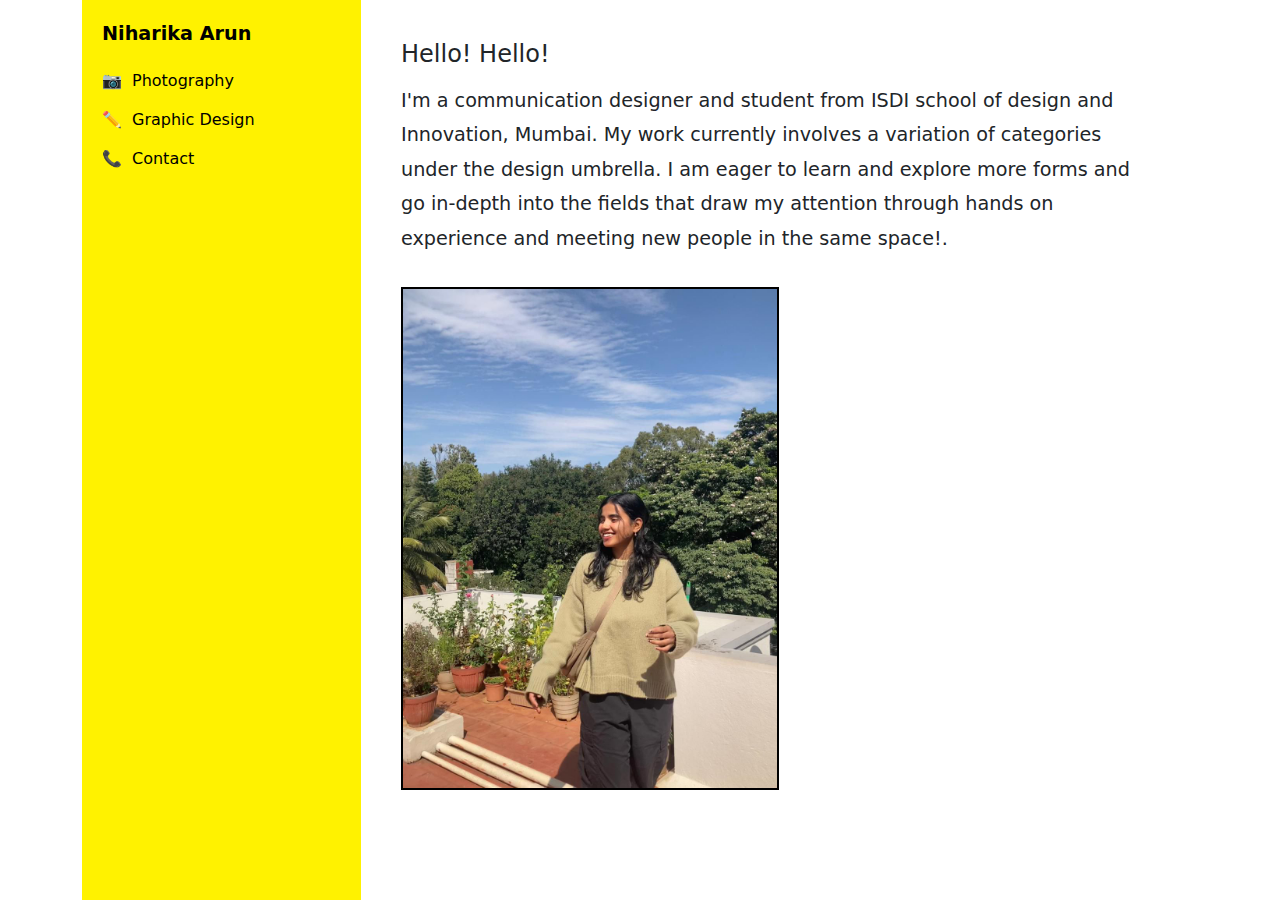
<file: index.html>
<!DOCTYPE html>
<html lang="en">
<head>
    <meta charset="UTF-8">
    <meta name="viewport" content="width=device-width, initial-scale=1.0">
    <title>Portfolio</title>
    <link rel="stylesheet" href="styles.css">
    <link href="https://cdn.jsdelivr.net/npm/bootstrap@5.3.3/dist/css/bootstrap.min.css" rel="stylesheet" integrity="sha384-QWTKZyjpPEjISv5WaRU9OFeRpok6YctnYmDr5pNlyT2bRjXh0JMhjY6hW+ALEwIH" crossorigin="anonymous">
    <script src="https://cdn.jsdelivr.net/npm/bootstrap@5.3.3/dist/js/bootstrap.bundle.min.js" integrity="sha384-YvpcrYf0tY3lHB60NNkmXc5s9fDVZLESaAA55NDzOxhy9GkcIdslK1eN7N6jIeHz" crossorigin="anonymous"></script>
</head>
<body>
    <div class="container">
        <aside class="sidebar">
            <div class="sidebar-header">Niharika Arun</div>
            <nav class="sidebar-nav">
                <a href="photography.html" class="nav-item">
                    <span class="icon">📷</span> Photography
                </a>
                <a href="graphic-design.html" class="nav-item">
                    <span class="icon">✏️</span> Graphic Design
                </a>
                <a href="contact.html" class="nav-item">
                    <span class="icon">📞</span> Contact
                </a>
            </nav>
        </aside>
        <main class="content">
            <h1>Hello! Hello!</h1>
            <p>
                I'm a communication designer and student from ISDI school of design and Innovation, Mumbai.
                My work currently involves a variation of categories under the design umbrella. 
                I am eager to learn and explore more forms and go in-depth into the fields that draw my attention through 
                hands on experience and meeting new people in the same space!.</p>
           
            <img src="niharika-photo.jpg" alt="Cyril's picture" class="profile-image">
        </main>
    </div>
</body>
</html>
</file>
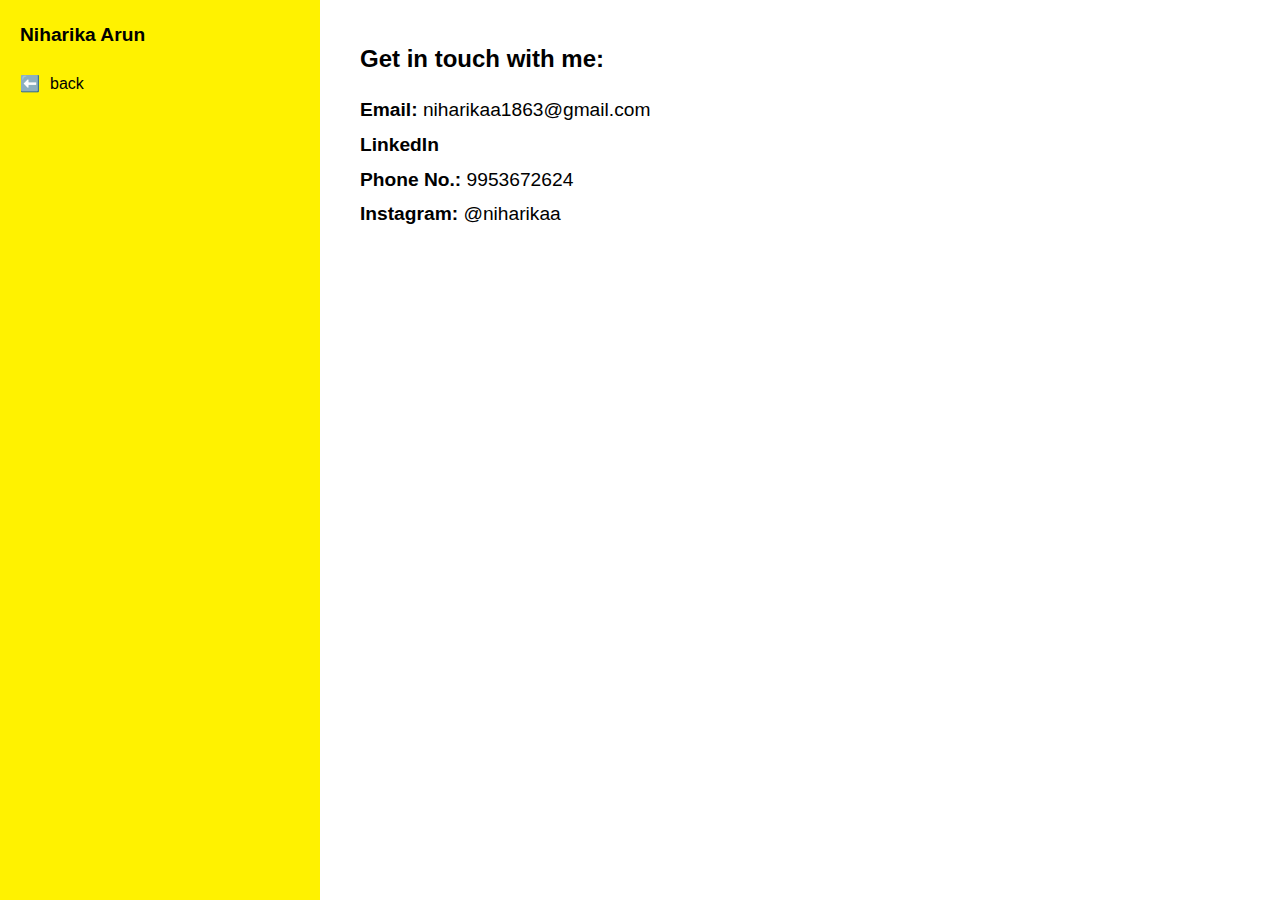
<file: contact.html>
<!DOCTYPE html>
<html lang="en">
<head>
    <meta charset="UTF-8">
    <meta name="viewport" content="width=device-width, initial-scale=1.0">
    <title>Contact</title>
    <link rel="stylesheet" href="styles.css">
</head>
<body>
    <div class="container">
        <aside class="sidebar">
            <div class="sidebar-header">Niharika Arun</div>
            <nav class="sidebar-nav">
                <a href="index.html" class="nav-item">
                    <span class="icon">⬅️</span> back
                </a>
            </nav>
        </aside>
        <main class="content">
            <h2>Get in touch with me:</h2>
            <p>
                <strong>Email:</strong> <a href="mailto: niharikaa1863@gmail.com">niharikaa1863@gmail.com</a><br>
                <a href="https://www.linkedin.com/in/niharika-arun-8497a4215?utm_source=share&utm_campaign=share_via&utm_content=profile&utm_medium=android_app" target="_blank"><strong>LinkedIn</strong></a><br>
                <strong>Phone No.:</strong> 9953672624</a><br>
                <strong>Instagram:</strong> <a href="" target="_blank">@niharikaa</a><br>

            </p>
        </main>
    </div>
</body>
</html>
</file>
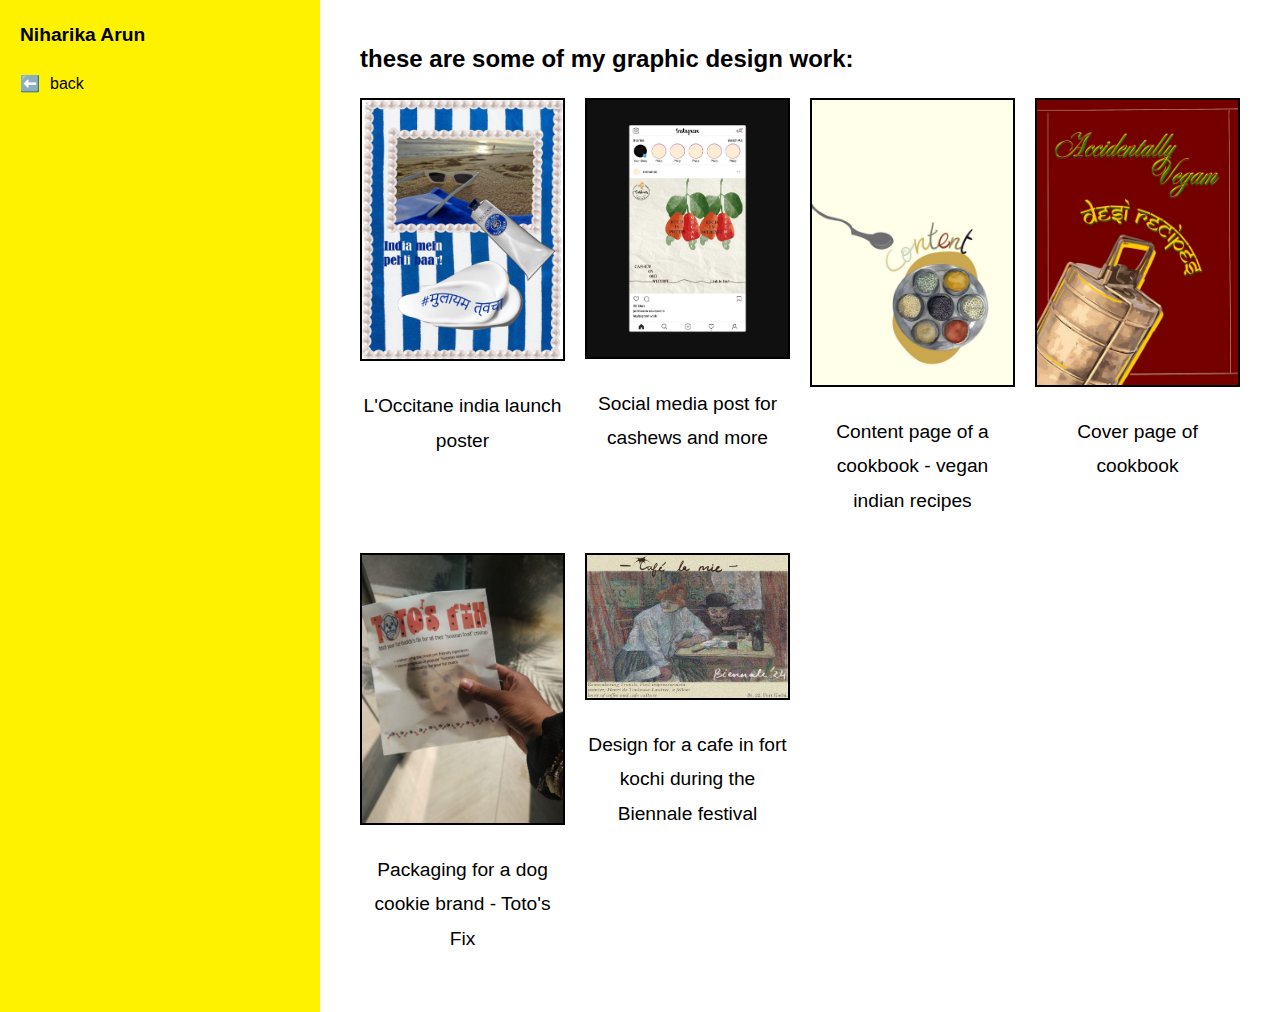
<file: graphic-design.html>
<!DOCTYPE html>
<html lang="en">
<head>
    <meta charset="UTF-8">
    <meta name="viewport" content="width=device-width, initial-scale=1.0">
    <title>Graphic Design</title>
    <link rel="stylesheet" href="styles.css">
</head>
<body>
    <div class="container">
        <aside class="sidebar">
            <div class="sidebar-header">Niharika Arun</div>
            <nav class="sidebar-nav">
                <a href="index.html" class="nav-item">
                    <span class="icon">⬅️</span> back
                </a>
            </nav>
        </aside>
        <main class="content">
            <h2>these are some of my graphic design work:</h2>
            <div class="graphic-design-gallery">
                <div class="design-item">
                    <img src="cream.jpg" alt="l'occitane india launch poster" class="design-image">
                    <p>L'Occitane india launch poster 
                    </p>
                </div>             
                
                <div class="design-item">
                    <img src="Organic-cashews.jpg" alt="Social media post for cashews and more" class="design-image">
                    <p>Social media post for cashews and more</p>
                </div>
                <div class="design-item">
                    <img src="IMAGE 2024-12-07 22:55:59.jpg" alt="Content page of a cookbook - vegan indian recipes" class="design-image">
                    <p>Content page of a cookbook - vegan indian recipes</p>
                </div>
                <div class="design-item">
                    <img src="Accidentally-Vegan.jpg" alt="Cover page of cookbook" class="design-image">
                    <p>Cover page of cookbook</p>
                </div>
                <div class="design-item">
                    <img src="Toto-fix.jpg" alt="Packaging for a dog cookie brand - toto's fix" class="design-image">
                    <p>Packaging for a dog cookie brand - Toto's Fix</p>
                </div>
                <div class="design-item">
                    <img src="cafe-la-mie.jpg" alt="Design for a cafe in fort kochi during the Biennale festival" class="design-image">
                    <p>Design for a cafe in fort kochi during the Biennale festival</p>
                    </div>
            </div>
        </main>
    </div>
</body>
</html>
</file>
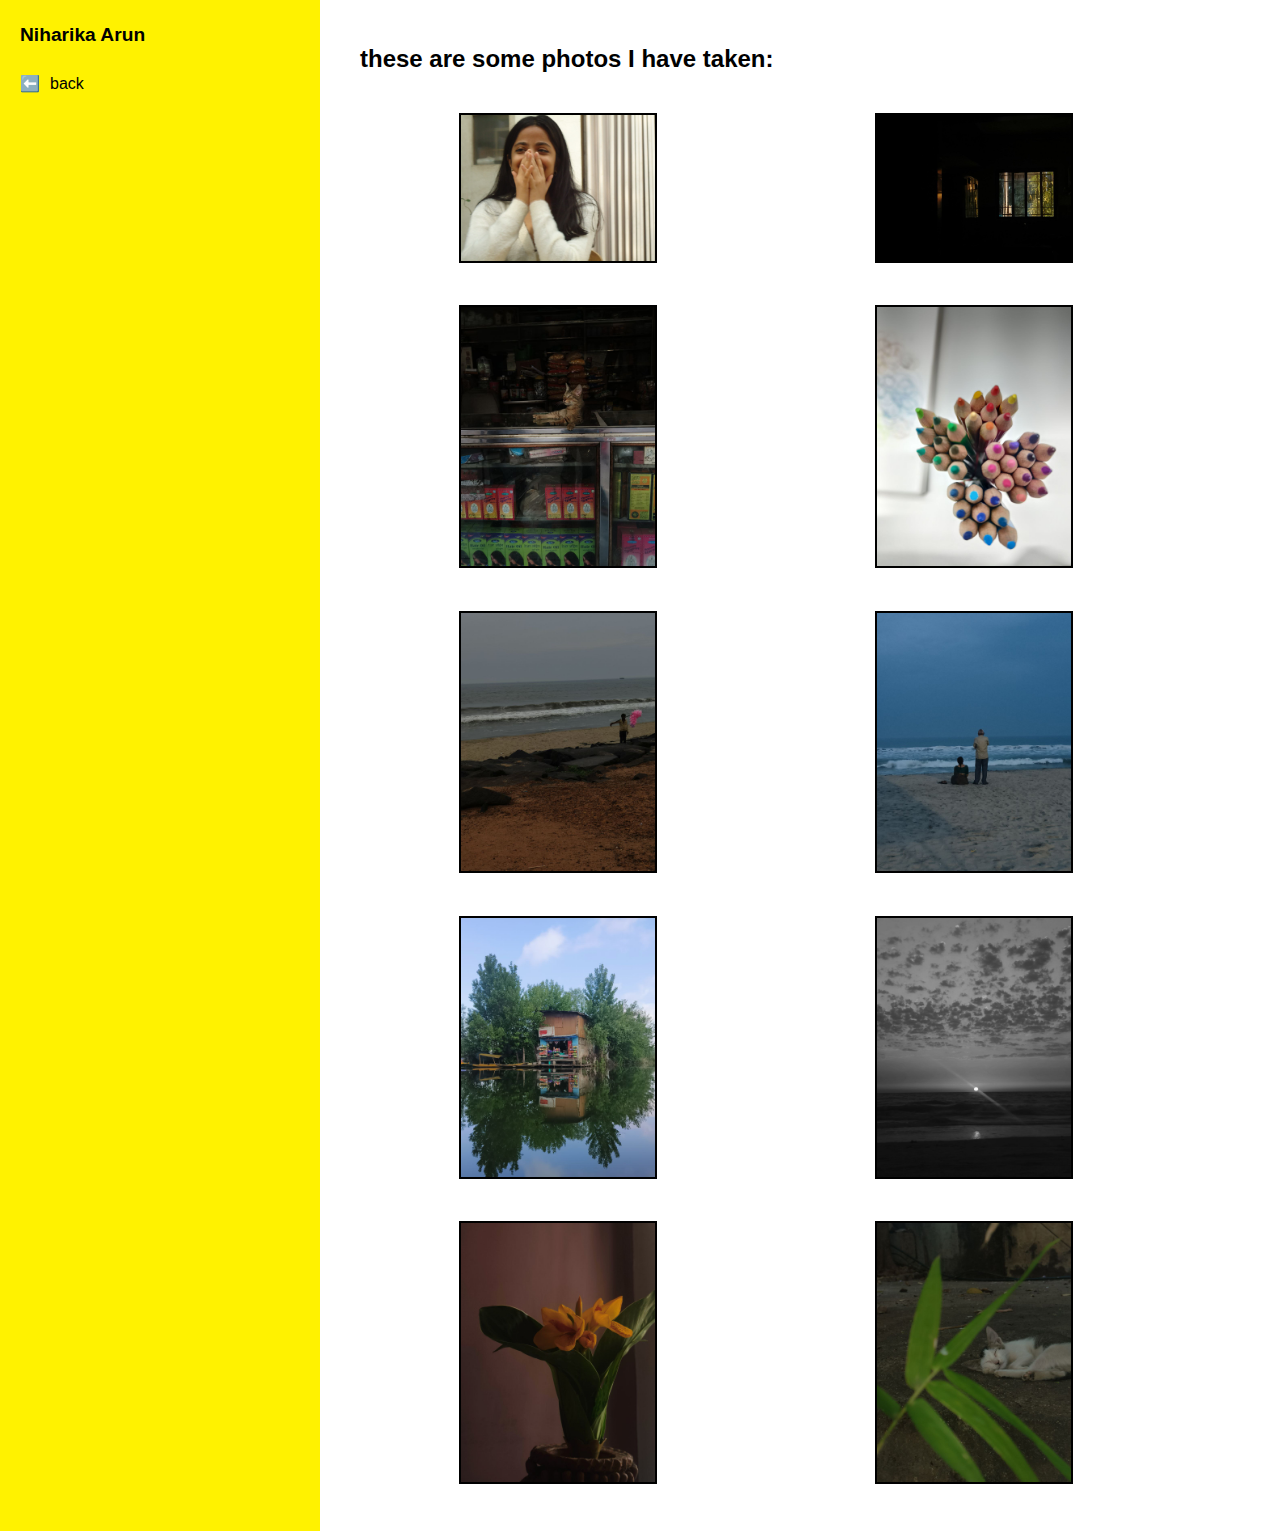
<file: photography.html>
<!DOCTYPE html>
<html lang="en">
<head>
    <meta charset="UTF-8">
    <meta name="viewport" content="width=device-width, initial-scale=1.0">
    <title>Photography</title>
    <link rel="stylesheet" href="styles.css">
</head>
<body>
    <div class="container">
        <aside class="sidebar">
            <div class="sidebar-header">Niharika Arun</div>
            <nav class="sidebar-nav">
                <a href="index.html" class="nav-item">
                    <span class="icon">⬅️</span> back
                </a>
            </nav>
        </aside>
        <main class="content">
            <h2>these are some photos I have taken:</h2>
            <div class="film-container">
                <div class="film">
                    <img src="sanika-dalal.jpg" alt="Sanika" class="film-image">
                </div>

                <div class="film">
                    <img src="room-window.jpg" alt="Sanika" class="film-image">
                </div>

                <div class="film">
                    <img src="cat.jpg" alt="Sanika" class="film-image">
                </div>

                <div class="film">
                    <img src="pencil.jpg" alt="Sanika" class="film-image">
                </div>

                <div class="film">
                    <img src="beach1.jpg" alt="Sanika" class="film-image">
                </div>

                <div class="film">
                    <img src="beach2.jpg" alt="Sanika" class="film-image">
                </div>

                <div class="film">
                    <img src="river-mirror.jpg" alt="Sanika" class="film-image">
                </div>

                <div class="film">
                    <img src="beach sunset.jpg" alt="Sanika" class="film-image">
                </div>

                <div class="film">
                    <img src="flower.jpg" alt="Sanika" class="film-image">
                </div>

                <div class="film">
                    <img src="sleeping-cat.jpg" alt="Sanika" class="film-image">
                </div>

            </div>




        </main>
    </div>
</body>
</html>
</file>
<file: styles.css>
* {
    margin: 0;
    padding: 0;
    box-sizing: border-box;
}

body {
    font-family: Arial, sans-serif;
    line-height: 1.6;
    display: flex;
    min-height: 100vh;
}

.container {
    display: flex;
    width: 100%;
}

.sidebar {
    width: 25%;
    background-color: #fff200;
    color: #000000;
    display: flex;
    flex-direction: column;
    padding: 20px;
}

.sidebar-header {
    font-size: 1.2rem;
    font-weight: bold;
    margin-bottom: 20px;
}

.sidebar-nav {
    display: flex;
    flex-direction: column;
    gap: 15px;
}

.nav-item {
    text-decoration: none;
    color: #000000;
    font-size: 1rem;
    display: flex;
    align-items: center;
    gap: 10px;
}

.nav-item:hover {
    text-decoration: underline;
}

.content {
    width: 75%;
    padding: 40px;
}

.content h1, .content h2 {
    font-size: 1.5rem;
    margin-bottom: 15px;
}

.content p {
    font-size: 1rem;
    margin-bottom: 15px;
}

.profile-image, .film-image {
    max-width: 50%;
    height: auto;
    border: 2px solid #000;
    margin-top: 15px;
}

.film-container {
    display: flex;
    gap: 20px;
    flex-wrap: wrap;
    margin-top: 20px;
}

.film {
    width: 45%;
    text-align: center;
}

.graphic-design-gallery {
    display: grid;
    grid-template-columns: repeat(auto-fit, minmax(200px, 1fr));
    gap: 20px;
    margin-top: 20px;
}

.design-item {
    text-align: center;
}

.design-image {
    max-width: 100%;
    height: auto;
    border: 2px solid #000;
    margin-bottom: 10px;
}

.content h2 {
    font-size: 1.5rem;
    margin-bottom: 15px;
}

.content p {
    font-size: 1.2rem;
    margin-top: 10px;
    line-height: 1.8;
}

.content a {
    text-decoration: none;
    color: #000;
}

.content a:hover {
    text-decoration: underline;
}


.image-page-container {
    display: flex;
    flex-direction: column;
    align-items: center;
    justify-content: center;
    min-height: 100vh;
    background-color: #fff;
    position: relative;
    padding: 20px;
    margin: 0;
}

.close-button {
    position: fixed;
    top: 10px;
    right: 10px;
    font-size: 1.5rem;
    text-decoration: none;
    color: #000;
    font-weight: bold;
    z-index: 10;
}

.close-button:hover {
    color: red;
}

.full-image {
    max-width: 50%;
    height: auto;
    margin: 0 auto;
    border: 2px solid #000; /* Optional: Add a border */
    box-shadow: 0px 4px 8px rgba(0, 0, 0, 0.2);
}

.image-page-container p {
    font-size: 1rem;
    font-family: Arial, sans-serif;
    color: #333;
}
</file>
